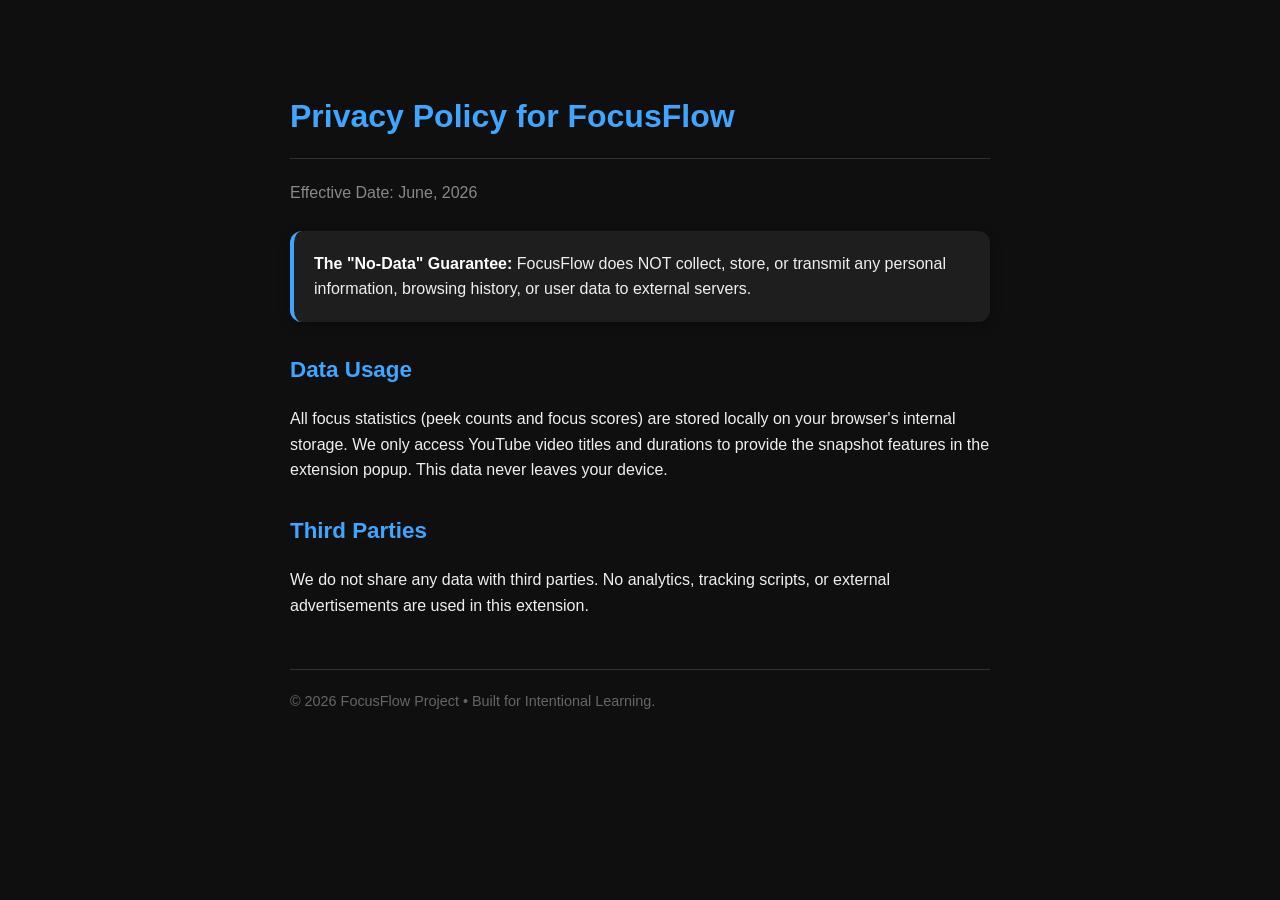
<file: index.html>
<!DOCTYPE html>
<html lang="en">
<head>
    <meta charset="UTF-8">
    <meta name="viewport" content="width=device-width, initial-scale=1.0">
    <title>FocusFlow - Privacy Policy</title>
    <style>
        /* Modern Dark Mode Aesthetic */
        body { 
            font-family: 'Segoe UI', Roboto, Helvetica, Arial, sans-serif; 
            line-height: 1.6; 
            max-width: 700px; 
            margin: 50px auto; 
            padding: 20px; 
            background-color: #0f0f0f; /* Match YouTube Dark Mode */
            color: #efefef; 
        }
        h1 { 
            color: #3ea6ff; 
            border-bottom: 1px solid #333; 
            padding-bottom: 15px; 
            font-weight: 600;
        }
        h2 { color: #3ea6ff; margin-top: 30px; font-size: 1.4rem; }
        .box { 
            background: #1e1e1e; 
            padding: 20px; 
            border-radius: 12px; 
            border-left: 4px solid #3ea6ff; 
            margin: 25px 0;
            box-shadow: 0 4px 12px rgba(0,0,0,0.3);
        }
        strong { color: #fff; }
        .footer { 
            margin-top: 50px; 
            font-size: 0.9rem; 
            color: #666; 
            border-top: 1px solid #333; 
            padding-top: 20px; 
        }
    </style>
</head>
<body>
    <h1>Privacy Policy for FocusFlow</h1>
    <p style="color: #888;">Effective Date: June, 2026</p>
    
    <div class="box">
        <strong>The "No-Data" Guarantee:</strong> FocusFlow does NOT collect, store, or transmit any personal information, browsing history, or user data to external servers.
    </div>

    <h2>Data Usage</h2>
    <p>All focus statistics (peek counts and focus scores) are stored locally on your browser's internal storage. We only access YouTube video titles and durations to provide the snapshot features in the extension popup. This data never leaves your device.</p>

    <h2>Third Parties</h2>
    <p>We do not share any data with third parties. No analytics, tracking scripts, or external advertisements are used in this extension.</p>

    <div class="footer">
        &copy; 2026 FocusFlow Project • Built for Intentional Learning.
    </div>
</body>
</html>
</file>
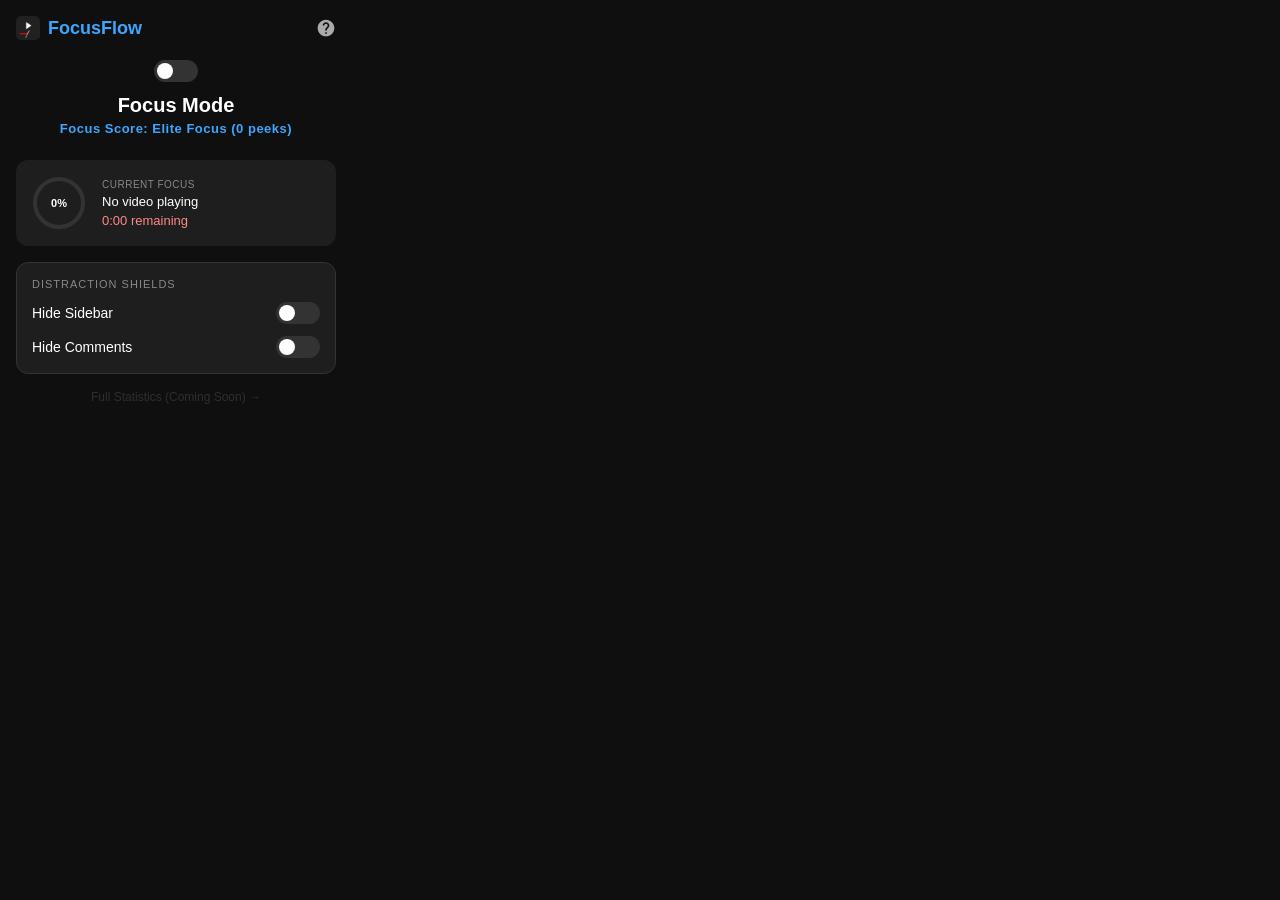
<file: extension/popup.html>
<!DOCTYPE html>
<html>
<head>
    <meta charset="UTF-8">
    <style>
        body {
            width: 320px;
            background: #0f0f0f;
            color: white;
            font-family: 'Segoe UI', Roboto, Helvetica, Arial, sans-serif;
            margin: 0;
            padding: 16px;
        }

        /* ── Header ── */
        .header { display: flex; justify-content: space-between; align-items: center; margin-bottom: 20px; }
        .header h2 { font-size: 18px; margin: 0; color: #3ea6ff; font-weight: 600; }
        .header-icons { display: flex; gap: 15px; fill: #aaa; }
        .icon-btn { cursor: pointer; width: 20px; height: 20px; transition: fill 0.2s; }
        .icon-btn:hover { fill: white; }

        /* ── Help Guide ── */
        #guide {
            display: none;
            background: #1e1e1e;
            padding: 12px;
            border-radius: 10px;
            font-size: 12px;
            margin-bottom: 15px;
            line-height: 1.5;
            border: 1px solid #333;
            box-shadow: 0 4px 15px rgba(0,0,0,0.5);
        }

        /* ── Main Toggle ── */
        .main-toggle-area { text-align: center; margin-bottom: 24px; }
        .status-text { font-weight: bold; font-size: 20px; margin-top: 12px; }
        .sub-status { font-size: 13px; color: #3ea6ff; margin-top: 4px; }
        #statusLabel {
            font-weight: 700;
            letter-spacing: 0.5px;
            transition: color 0.4s ease;
        }

        /* ── Focus Card ── */
        .focus-card {
            background: #1e1e1e;
            border-radius: 12px;
            padding: 16px;
            display: flex;
            align-items: center;
            gap: 16px;
            margin-bottom: 16px;
        }
        .card-circle { position: relative; width: 54px; height: 54px; flex-shrink: 0; }
        .card-circle span {
            position: absolute;
            top: 50%; left: 50%;
            transform: translate(-50%, -50%);
            font-size: 11px;
            font-weight: bold;
        }
        .card-info { flex-grow: 1; overflow: hidden; }
        .card-label { font-size: 10px; color: #888; text-transform: uppercase; letter-spacing: 0.5px; }
        .video-title {
            font-size: 13px;
            font-weight: 500;
            margin: 4px 0;
            white-space: nowrap;
            overflow: hidden;
            text-overflow: ellipsis;
            display: block;
        }
        .time-left { font-size: 13px; color: #ff8989; font-weight: 500; }

        /* ── Toggle Switch ── */
        .switch { position: relative; display: inline-block; width: 44px; height: 22px; }
        .switch input { opacity: 0; width: 0; height: 0; }
        .slider {
            position: absolute;
            cursor: pointer;
            top: 0; left: 0; right: 0; bottom: 0;
            background-color: #333;
            transition: .3s;
            border-radius: 34px;
        }
        .slider:before {
            position: absolute;
            content: "";
            height: 16px; width: 16px;
            left: 3px; bottom: 3px;
            background-color: white;
            transition: .3s;
            border-radius: 50%;
        }
        input:checked + .slider { background-color: #3ea6ff; }
        input:checked + .slider:before { transform: translateX(22px); }

        /* ── Distraction Shields ── */
        .shields-card {
            background: #1e1e1e;
            border-radius: 12px;
            padding: 15px;
            margin-bottom: 16px;
            border: 1px solid #333;
        }
        .shields-title {
            font-size: 11px;
            color: #888;
            text-transform: uppercase;
            margin-bottom: 12px;
            letter-spacing: 1px;
        }
        .shield-row {
            display: flex;
            justify-content: space-between;
            align-items: center;
            margin-bottom: 12px;
        }
        .shield-row:last-child { margin-bottom: 0; }
        .shield-row span { font-size: 14px; }

        /* ── Footer ── */
        .footer {
            text-align: center;
            margin-top: 15px;
            font-size: 12px;
            color: #444;
            cursor: default;
            opacity: 0.6;
        }
    </style>
</head>
<body>

    <!-- Header -->
    <div class="header">
        <div style="display: flex; align-items: center; gap: 8px;">
            <img src="icon.png" style="width: 24px; height: 24px; border-radius: 4px;">
            <h2>FocusFlow</h2>
        </div>
        <div class="header-icons">
            <svg id="helpBtn" class="icon-btn" viewBox="0 0 24 24">
                <path d="M12 2C6.48 2 2 6.48 2 12s4.48 10 10 10 10-4.48 10-10S17.52 2 12 2zm1 17h-2v-2h2v2zm2.07-7.75l-.9.92C13.45 12.9 13 13.5 13 15h-2v-.5c0-1.1.45-2.1 1.17-2.83l1.24-1.26c.37-.36.59-.86.59-1.41 0-1.1-.9-2-2-2s-2 .9-2 2H8c0-2.21 1.79-4 4-4s4 1.79 4 4c0 .88-.36 1.68-.93 2.25z"/>
            </svg>
        </div>
    </div>

    <!-- Help Guide -->
    <div id="guide">
        <div style="margin-bottom: 12px; padding-bottom: 8px; border-bottom: 1px solid #333;">
            <strong style="color: #3ea6ff;">Quick Start:</strong><br>
            1. Turn on <b>Focus Mode</b> to hide the progress bar.<br>
            2. Open this popup to see your current progress.<br>
            3. Use <b>Shields</b> to hide the sidebar or comments.
        </div>
        <div>
            <strong style="color: #3ea6ff;">Focus Spectrum:</strong><br>
            • 0–5: <span style="color: #3ea6ff;">Elite</span> (Flow state)<br>
            • 6–10: <span style="color: #2ba640;">Steady</span> (Engaged)<br>
            • 11–15: <span style="color: #ffcc00;">Curious</span> (Anticipating)<br>
            • 16–20: <span style="color: #ff8c00;">Challenge</span> (Testing stamina)<br>
            • 21+: <span style="color: #ff8989;">Restless</span> (Time to reset!)
        </div>
    </div>

    <!-- Main Toggle -->
    <div class="main-toggle-area">
        <label class="switch">
            <input type="checkbox" id="mainToggle">
            <span class="slider"></span>
        </label>
        <div class="status-text">Focus Mode</div>
        <div class="sub-status">
            <span id="statusLabel">Focus Score: Elite Focus (0 peeks)</span>
        </div>
    </div>

    <!-- Video Progress Card -->
    <div class="focus-card">
        <div class="card-circle">
            <svg width="54" height="54" style="transform: rotate(-90deg)">
                <circle cx="27" cy="27" r="24" fill="none" stroke="#333" stroke-width="4"/>
                <circle id="popupCircle" cx="27" cy="27" r="24" fill="none"
                    stroke="#ff8989" stroke-width="4"
                    stroke-dasharray="150.8" stroke-dashoffset="150.8"
                    stroke-linecap="round"/>
            </svg>
            <span id="popupPercent">0%</span>
        </div>
        <div class="card-info">
            <div class="card-label">Current Focus</div>
            <div class="video-title" id="vidTitle">No video playing</div>
            <div class="time-left" id="timeLeft">0:00 remaining</div>
        </div>
    </div>

    <!-- Distraction Shields -->
    <div class="shields-card">
        <div class="shields-title">Distraction Shields</div>
        <div class="shield-row">
            <span>Hide Sidebar</span>
            <label class="switch">
                <input type="checkbox" id="sidebarToggle">
                <span class="slider"></span>
            </label>
        </div>
        <div class="shield-row">
            <span>Hide Comments</span>
            <label class="switch">
                <input type="checkbox" id="commentsToggle">
                <span class="slider"></span>
            </label>
        </div>
    </div>

    <!-- Footer -->
    <div class="footer">Full Statistics (Coming Soon) →</div>

    <script src="popup.js"></script>
</body>
</html>
</file>
